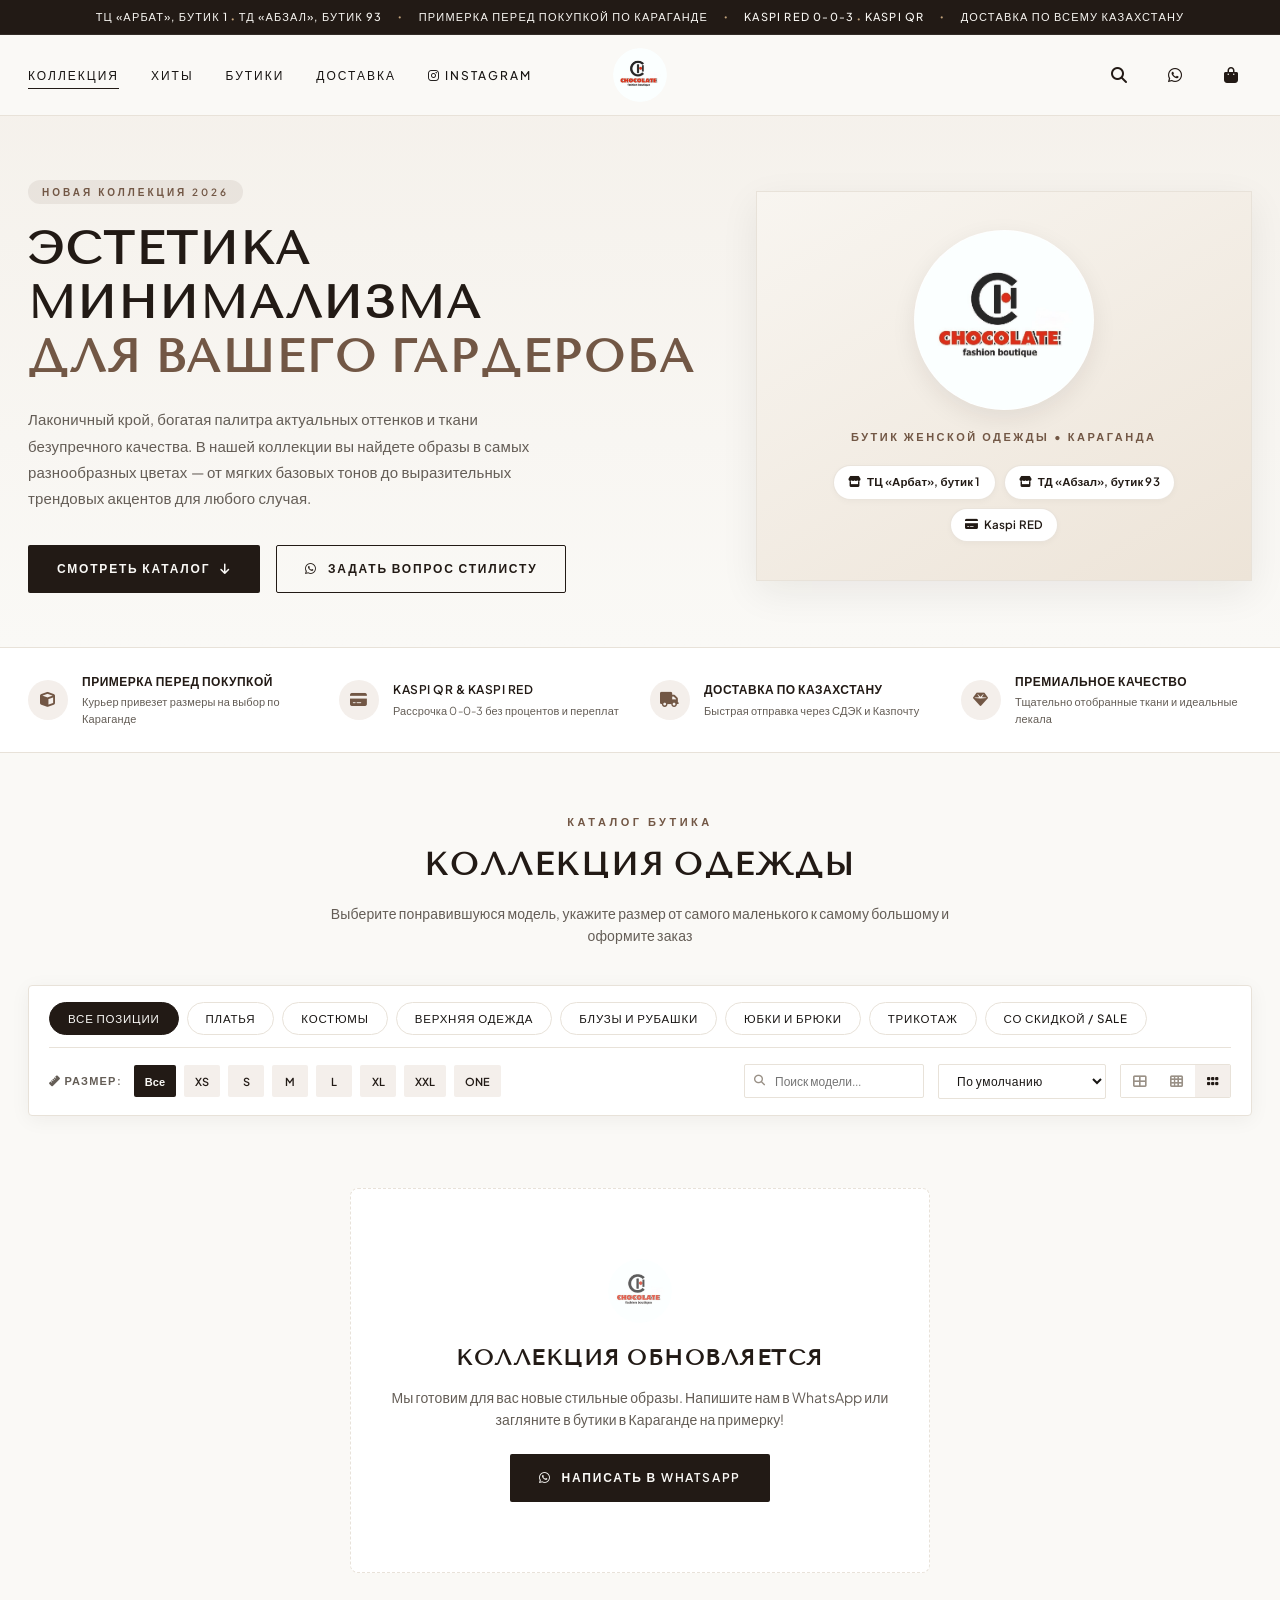
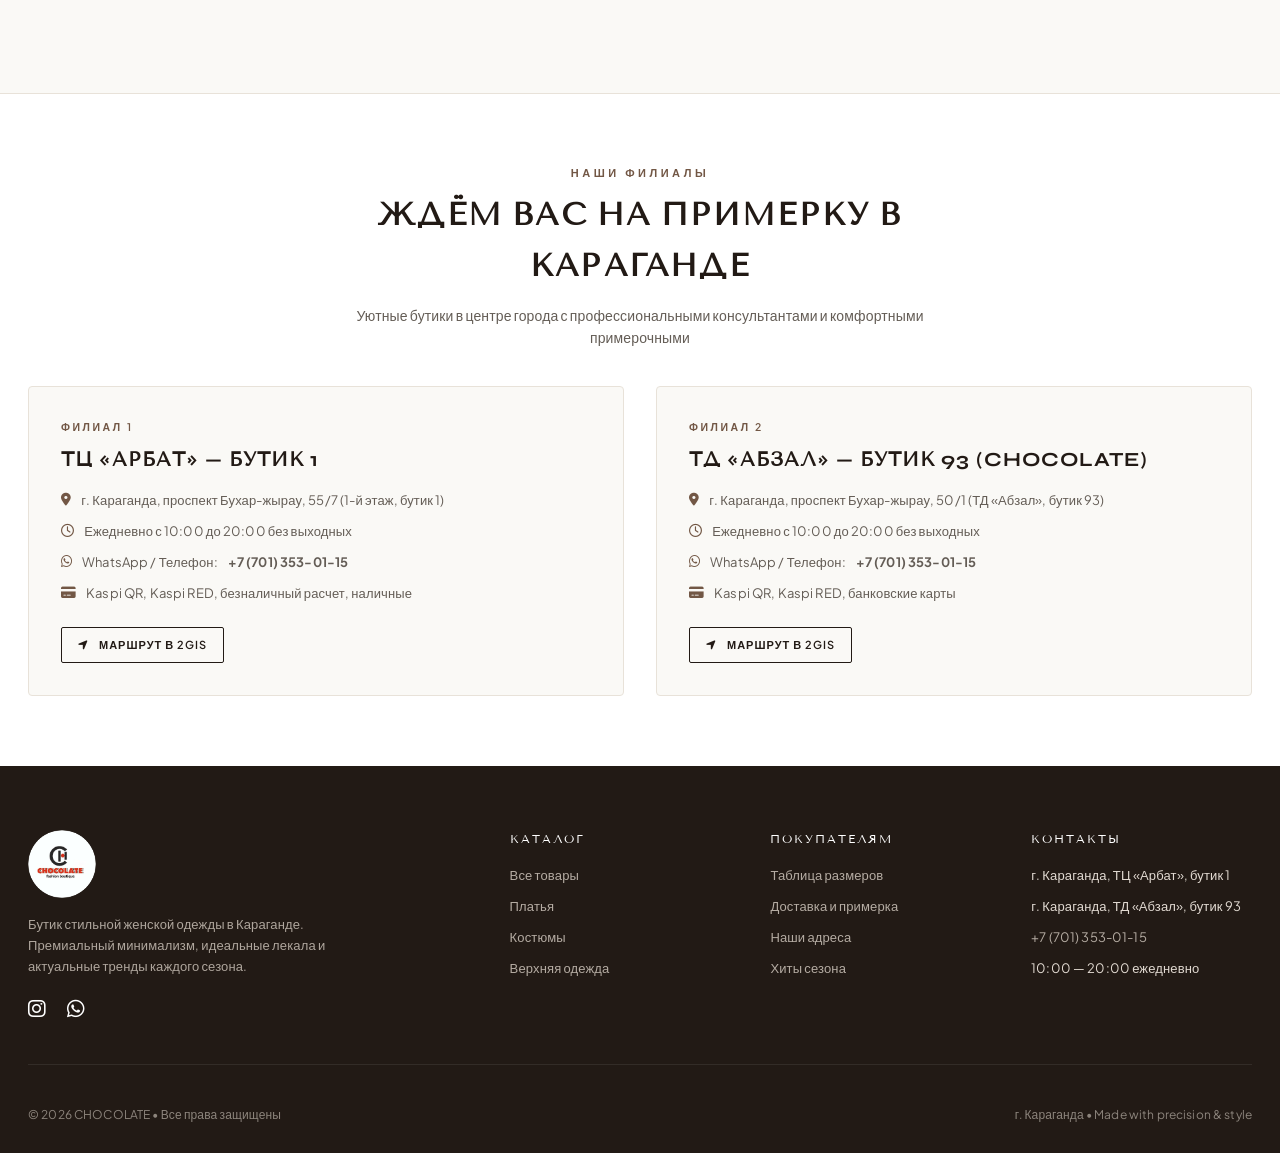
<file: index.html>
<!DOCTYPE html>
<html lang="ru">
<head>
    <meta charset="UTF-8">
    <meta name="viewport" content="width=device-width, initial-scale=1.0, maximum-scale=1.0, user-scalable=no, viewport-fit=cover">
    <title>CHOCOLATE — Бутик женской одежды | Караганда</title>
    <meta name="description" content="Бутик женской одежды CHOCOLATE в Караганде: ТЦ «Арбат» (бутик 1) и ТД «Абзал» (бутик 93). Лаконичный крой, богатая палитра цветов, примерка по Караганде, Kaspi RED и Kaspi QR.">

    <!-- Favicon & PWA App Icons -->
    <link rel="icon" type="image/svg+xml" href="images/favicon.svg">
    <link rel="apple-touch-icon" href="images/apple-touch-icon.png">
    <link rel="apple-touch-icon" sizes="180x180" href="images/apple-touch-icon.png">
    <link rel="apple-touch-icon" sizes="192x192" href="images/icon-192.png">
    
    <!-- PWA Web App Manifest -->
    <link rel="manifest" href="manifest.json">
    <meta name="theme-color" content="#221A15">
    <meta name="apple-mobile-web-app-capable" content="yes">
    <meta name="apple-mobile-web-app-status-bar-style" content="black-translucent">
    <meta name="apple-mobile-web-app-title" content="CHOCOLATE">

    <!-- Google Fonts: Syne (Sleek Geometric Fashion), Tenor Sans & Plus Jakarta Sans -->
    <link rel="preconnect" href="https://fonts.googleapis.com">
    <link rel="preconnect" href="https://fonts.gstatic.com" crossorigin>
    <link href="https://fonts.googleapis.com/css2?family=Plus+Jakarta+Sans:wght@300;400;500;600;700&family=Syne:wght@500;600;700;800&family=Tenor+Sans&display=swap" rel="stylesheet">

    <!-- Font Awesome Icons -->
    <link rel="stylesheet" href="https://cdnjs.cloudflare.com/ajax/libs/font-awesome/6.5.0/css/all.min.css">

    <!-- Stylesheet -->
    <link rel="stylesheet" href="css/style.css">
</head>
<body>

    <!-- ═══════════════ TOP ANNOUNCEMENT BAR ═══════════════ -->
    <div class="topbar">
        <div class="topbar-ticker">
            <span>ТЦ «Арбат», бутик 1 <span class="dot">•</span> ТД «Абзал», бутик 93</span>
            <span class="dot">•</span>
            <span>Примерка перед покупкой по Караганде</span>
            <span class="dot">•</span>
            <span>Kaspi RED 0-0-3 <span class="dot">•</span> Kaspi QR</span>
            <span class="dot">•</span>
            <span>Доставка по всему Казахстану</span>
        </div>
    </div>

    <!-- ═══════════════ HEADER ═══════════════ -->
    <header class="header">
        <div class="container header-inner">
            <!-- Mobile Menu Toggle Button -->
            <button type="button" class="mobile-menu-toggle" onclick="window.cwToggleMobileMenu(true)" aria-label="Открыть меню">
                <i class="fas fa-bars"></i>
            </button>

            <!-- Navigation Left (Desktop) -->
            <nav class="header-nav">
                <ul class="nav-links">
                    <li><a href="#catalog" class="active">Коллекция</a></li>
                    <li><a href="#featuredSection">Хиты</a></li>
                    <li><a href="#boutiques">Бутики</a></li>
                    <li><a href="#delivery">Доставка</a></li>
                    <li><a href="https://www.instagram.com/chocolate_white_krg/" target="_blank" rel="noopener"><i class="fab fa-instagram"></i> Instagram</a></li>
                </ul>
            </nav>

            <!-- Center Brand Logo with Vector SVG -->
            <a href="index.html" class="brand-logo" aria-label="CHOCOLATE Главная">
                <img src="images/logo.svg" alt="CHOCOLATE — Бутик женской одежды" class="brand-logo-img">
            </a>

            <!-- Right Actions -->
            <div class="header-actions">
                <button type="button" class="header-action-btn" onclick="window.cwFocusSearch()" title="Поиск по каталогу" aria-label="Поиск">
                    <i class="fas fa-search"></i>
                </button>
                <a href="https://wa.me/77013530115" target="_blank" rel="noopener" class="header-action-btn" title="Написать в WhatsApp: +7 701 353 01 15" aria-label="WhatsApp">
                    <i class="fab fa-whatsapp"></i>
                </a>
                <button type="button" class="header-action-btn" onclick="window.cwOpenCart()" title="Корзина" aria-label="Корзина">
                    <i class="fas fa-shopping-bag"></i>
                    <span class="cart-counter" style="display:none;">0</span>
                </button>
            </div>
        </div>
    </header>

    <!-- ═══════════════ MOBILE DRAWER MENU ═══════════════ -->
    <div class="mobile-drawer-backdrop" id="mobileDrawerBackdrop" onclick="window.cwToggleMobileMenu(false)">
        <div class="mobile-drawer" onclick="event.stopPropagation()">
            <div class="mobile-drawer-head">
                <img src="images/logo.svg" alt="CHOCOLATE" class="mobile-drawer-logo">
                <button type="button" class="mobile-drawer-close" onclick="window.cwToggleMobileMenu(false)">
                    <i class="fas fa-times"></i>
                </button>
            </div>

            <ul class="mobile-drawer-links">
                <li><a href="#catalog" onclick="window.cwToggleMobileMenu(false)">Коллекция <i class="fas fa-arrow-right"></i></a></li>
                <li><a href="#featuredSection" onclick="window.cwToggleMobileMenu(false)">Хиты сезона <i class="fas fa-arrow-right"></i></a></li>
                <li><a href="#boutiques" onclick="window.cwToggleMobileMenu(false)">Бутики в Караганде <i class="fas fa-arrow-right"></i></a></li>
                <li><a href="#delivery" onclick="window.cwToggleMobileMenu(false)">Доставка и примерка <i class="fas fa-arrow-right"></i></a></li>
                <li><a href="javascript:void(0)" onclick="window.cwToggleMobileMenu(false); window.cwOpenSizeGuide();">Таблица размеров <i class="fas fa-ruler"></i></a></li>
                <li><a href="javascript:void(0)" onclick="window.cwToggleMobileMenu(false); window.cwPromptPWAInstall();" style="color:var(--brand-mocha);">Установить на телефон <i class="fas fa-mobile-screen"></i></a></li>
            </ul>

            <div class="mobile-drawer-footer">
                <a href="tel:+77013530115" class="mobile-drawer-phone">
                    <i class="fas fa-phone"></i> +7 (701) 353-01-15
                </a>
                <a href="https://wa.me/77013530115" target="_blank" class="btn btn-outline btn-sm">
                    <i class="fab fa-whatsapp"></i> Написать в WhatsApp
                </a>
                <a href="https://www.instagram.com/chocolate_white_krg/" target="_blank" class="btn btn-primary btn-sm">
                    <i class="fab fa-instagram"></i> @chocolate_white_krg
                </a>
            </div>
        </div>
    </div>

    <!-- ═══════════════ HERO BANNER (LACONIC QUIET LUXURY) ═══════════════ -->
    <section class="hero">
        <div class="container">
            <div class="hero-grid">
                <div class="hero-text-col">
                    <div class="hero-badge-row">
                        <span class="hero-tag">Новая коллекция 2026</span>
                    </div>
                    <h1 class="hero-title">
                        Эстетика минимализма<br>
                        <em>для вашего гардероба</em>
                    </h1>
                    <p class="hero-desc">
                        Лаконичный крой, богатая палитра актуальных оттенков и ткани безупречного качества. В нашей коллекции вы найдете образы в самых разнообразных цветах — от мягких базовых тонов до выразительных трендовых акцентов для любого случая.
                    </p>
                    <div class="hero-buttons">
                        <a href="#catalog" class="btn btn-primary">
                            Смотреть каталог <i class="fas fa-arrow-down"></i>
                        </a>
                        <a href="https://wa.me/77013530115" target="_blank" rel="noopener" class="btn btn-outline">
                            <i class="fab fa-whatsapp"></i> Задать вопрос стилисту
                        </a>
                    </div>
                </div>

                <div class="hero-banner-visual">
                    <div class="hero-banner-content">
                        <img src="images/logo.svg" alt="CHOCOLATE" class="hero-center-logo">
                        <div class="hero-banner-sub">Бутик женской одежды • Караганда</div>
                        <div class="hero-boutique-badges">
                            <div class="boutique-badge"><i class="fas fa-store"></i> ТЦ «Арбат», бутик 1</div>
                            <div class="boutique-badge"><i class="fas fa-store"></i> ТД «Абзал», бутик 93</div>
                            <div class="boutique-badge"><i class="fas fa-credit-card"></i> Kaspi RED</div>
                        </div>
                    </div>
                </div>
            </div>
        </div>
    </section>

    <!-- ═══════════════ PERKS BAR ═══════════════ -->
    <div class="perks-bar" id="delivery">
        <div class="container">
            <div class="perks-grid">
                <div class="perk-item">
                    <div class="perk-icon"><i class="fas fa-cube"></i></div>
                    <div class="perk-info">
                        <h4>Примерка перед покупкой</h4>
                        <p>Курьер привезет размеры на выбор по Караганде</p>
                    </div>
                </div>
                <div class="perk-item">
                    <div class="perk-icon"><i class="fas fa-credit-card"></i></div>
                    <div class="perk-info">
                        <h4>Kaspi QR & Kaspi RED</h4>
                        <p>Рассрочка 0-0-3 без процентов и переплат</p>
                    </div>
                </div>
                <div class="perk-item">
                    <div class="perk-icon"><i class="fas fa-truck"></i></div>
                    <div class="perk-info">
                        <h4>Доставка по Казахстану</h4>
                        <p>Быстрая отправка через СДЭК и Казпочту</p>
                    </div>
                </div>
                <div class="perk-item">
                    <div class="perk-icon"><i class="fas fa-gem"></i></div>
                    <div class="perk-info">
                        <h4>Премиальное качество</h4>
                        <p>Тщательно отобранные ткани и идеальные лекала</p>
                    </div>
                </div>
            </div>
        </div>
    </div>

    <!-- ═══════════════ FEATURED ON HOME SECTION ═══════════════ -->
    <section class="catalog-section" id="featuredSection" style="display:none; background:#fff; border-bottom:1px solid var(--brand-border);">
        <div class="container">
            <div class="section-head">
                <span class="section-subtitle">Избранное бутика</span>
                <h2 class="section-title">Хиты на главном экране</h2>
                <p class="section-desc">Самые востребованные позиции сезона, отобранные нашими стилистами</p>
            </div>
            <div class="products-grid" id="featuredGrid">
                <!-- Dynamically rendered -->
            </div>
        </div>
    </section>

    <!-- ═══════════════ MAIN CATALOG SECTION ═══════════════ -->
    <section class="catalog-section" id="catalog">
        <div class="container">
            <div class="section-head">
                <span class="section-subtitle">Каталог бутика</span>
                <h2 class="section-title">Коллекция одежды</h2>
                <p class="section-desc">Выберите понравившуюся модель, укажите размер от самого маленького к самому большому и оформите заказ</p>
            </div>

            <!-- Toolbar & Filters -->
            <div class="catalog-toolbar">
                <!-- Category Tabs -->
                <div class="toolbar-categories">
                    <button type="button" class="category-pill active" data-category="all">Все позиции</button>
                    <button type="button" class="category-pill" data-category="Платья">Платья</button>
                    <button type="button" class="category-pill" data-category="Костюмы">Костюмы</button>
                    <button type="button" class="category-pill" data-category="Верхняя одежда">Верхняя одежда</button>
                    <button type="button" class="category-pill" data-category="Блузы и рубашки">Блузы и рубашки</button>
                    <button type="button" class="category-pill" data-category="Юбки и брюки">Юбки и брюки</button>
                    <button type="button" class="category-pill" data-category="Трикотаж">Трикотаж</button>
                    <button type="button" class="category-pill" data-category="sale">Со скидкой / SALE</button>
                </div>

                <!-- Subfilters: Sizes, Sort, Grid Switcher -->
                <div class="toolbar-subfilters">
                    <div class="sizes-filter-group">
                        <span class="filter-label"><i class="fas fa-ruler"></i> Размер:</span>
                        <button type="button" class="size-pill-btn active" data-size="all">Все</button>
                        <button type="button" class="size-pill-btn" data-size="xs">XS</button>
                        <button type="button" class="size-pill-btn" data-size="s">S</button>
                        <button type="button" class="size-pill-btn" data-size="m">M</button>
                        <button type="button" class="size-pill-btn" data-size="l">L</button>
                        <button type="button" class="size-pill-btn" data-size="xl">XL</button>
                        <button type="button" class="size-pill-btn" data-size="xxl">XXL</button>
                        <button type="button" class="size-pill-btn" data-size="one">ONE</button>
                    </div>

                    <div class="toolbar-right-controls">
                        <!-- Search Box in Toolbar -->
                        <div style="position:relative; width: 180px;">
                            <input type="text" id="catalogSearchInput" class="form-control" placeholder="Поиск модели..." style="padding: 7px 12px 7px 30px; font-size:12px; height: 34px;">
                            <i class="fas fa-search" style="position:absolute; left:10px; top:11px; font-size:11px; color:var(--text-muted);"></i>
                        </div>

                        <select class="sort-select" id="catalogSort" aria-label="Сортировка товаров">
                            <option value="default">По умолчанию</option>
                            <option value="price-asc">Сначала дешевле</option>
                            <option value="price-desc">Сначала дороже</option>
                            <option value="sale">Сначала со скидкой</option>
                        </select>

                        <div class="grid-toggle">
                            <button type="button" class="grid-toggle-btn" id="gridBtn2" title="2 колонки" aria-label="2 колонки">
                                <i class="fas fa-th-large"></i>
                            </button>
                            <button type="button" class="grid-toggle-btn" id="gridBtn3" title="3 колонки" aria-label="3 колонки">
                                <i class="fas fa-th"></i>
                            </button>
                            <button type="button" class="grid-toggle-btn active" id="gridBtn4" title="4 колонки" aria-label="4 колонки">
                                <i class="fas fa-grip-horizontal"></i>
                            </button>
                        </div>
                    </div>
                </div>
            </div>

            <!-- Products Grid Container -->
            <div class="products-grid" id="productsGrid">
                <!-- Dynamically rendered by app.js -->
            </div>

            <!-- Empty State (Clean Minimalism) -->
            <div class="catalog-empty-state" id="catalogEmptyState" style="display:none;">
                <div class="empty-icon">
                    <img src="images/logo-icon.svg" alt="CHOCOLATE">
                </div>
                <h3>Коллекция обновляется</h3>
                <p>Мы готовим для вас новые стильные образы. Напишите нам в WhatsApp или загляните в бутики в Караганде на примерку!</p>
                <a href="https://wa.me/77013530115" target="_blank" rel="noopener" class="btn btn-primary">
                    <i class="fab fa-whatsapp"></i> Написать в WhatsApp
                </a>
            </div>
        </div>
    </section>

    <!-- ═══════════════ BOUTIQUES SECTION ═══════════════ -->
    <section class="boutiques-section" id="boutiques">
        <div class="container">
            <div class="section-head">
                <span class="section-subtitle">Наши филиалы</span>
                <h2 class="section-title">Ждём вас на примерку в Караганде</h2>
                <p class="section-desc">Уютные бутики в центре города с профессиональными консультантами и комфортными примерочными</p>
            </div>

            <div class="boutiques-grid">
                <!-- Boutique 1 -->
                <div class="boutique-card">
                    <span class="boutique-card-tag">Филиал 1</span>
                    <h3>ТЦ «Арбат» — бутик 1</h3>
                    <ul class="boutique-info-list">
                        <li><i class="fas fa-map-marker-alt"></i> г. Караганда, проспект Бухар-жырау, 55/7 (1-й этаж, бутик 1)</li>
                        <li><i class="far fa-clock"></i> Ежедневно с 10:00 до 20:00 без выходных</li>
                        <li><i class="fab fa-whatsapp"></i> WhatsApp / Телефон: <strong>+7 (701) 353-01-15</strong></li>
                        <li><i class="fas fa-credit-card"></i> Kaspi QR, Kaspi RED, безналичный расчет, наличные</li>
                    </ul>
                    <a href="https://2gis.kz/karaganda/search/%D0%90%D1%80%D0%B1%D0%B0%D1%82%20%D0%91%D1%83%D1%85%D0%B0%D1%80-%D0%B6%D1%8B%D1%80%D0%B0%D1%83%2055%2F7" target="_blank" rel="noopener" class="btn btn-outline btn-sm">
                        <i class="fas fa-location-arrow"></i> Маршрут в 2GIS
                    </a>
                </div>

                <!-- Boutique 2 -->
                <div class="boutique-card">
                    <span class="boutique-card-tag">Филиал 2</span>
                    <h3>ТД «Абзал» — бутик 93 (CHOCOLATE)</h3>
                    <ul class="boutique-info-list">
                        <li><i class="fas fa-map-marker-alt"></i> г. Караганда, проспект Бухар-жырау, 50/1 (ТД «Абзал», бутик 93)</li>
                        <li><i class="far fa-clock"></i> Ежедневно с 10:00 до 20:00 без выходных</li>
                        <li><i class="fab fa-whatsapp"></i> WhatsApp / Телефон: <strong>+7 (701) 353-01-15</strong></li>
                        <li><i class="fas fa-credit-card"></i> Kaspi QR, Kaspi RED, банковские карты</li>
                    </ul>
                    <a href="https://2gis.kz/karaganda/search/%D0%A2%D0%94%20%D0%90%D0%B1%D0%B7%D0%B0%D0%BB" target="_blank" rel="noopener" class="btn btn-outline btn-sm">
                        <i class="fas fa-location-arrow"></i> Маршрут в 2GIS
                    </a>
                </div>
            </div>
        </div>
    </section>

    <!-- ═══════════════ FOOTER ═══════════════ -->
    <footer class="footer">
        <div class="container">
            <div class="footer-grid">
                <div class="footer-brand">
                    <img src="images/logo-white.svg" alt="CHOCOLATE" class="footer-logo">
                    <p>Бутик стильной женской одежды в Караганде. Премиальный минимализм, идеальные лекала и актуальные тренды каждого сезона.</p>
                    <div style="margin-top: 16px;">
                        <a href="https://www.instagram.com/chocolate_white_krg/" target="_blank" rel="noopener" style="color: #fff; font-size: 20px; margin-right: 18px;" aria-label="Instagram">
                            <i class="fab fa-instagram"></i>
                        </a>
                        <a href="https://wa.me/77013530115" target="_blank" rel="noopener" style="color: #fff; font-size: 20px;" aria-label="WhatsApp">
                            <i class="fab fa-whatsapp"></i>
                        </a>
                    </div>
                </div>

                <div class="footer-col">
                    <h4>Каталог</h4>
                    <ul class="footer-links">
                        <li><a href="#catalog">Все товары</a></li>
                        <li><a href="#catalog">Платья</a></li>
                        <li><a href="#catalog">Костюмы</a></li>
                        <li><a href="#catalog">Верхняя одежда</a></li>
                    </ul>
                </div>

                <div class="footer-col">
                    <h4>Покупателям</h4>
                    <ul class="footer-links">
                        <li><a href="javascript:void(0)" onclick="window.cwOpenSizeGuide()">Таблица размеров</a></li>
                        <li><a href="#delivery">Доставка и примерка</a></li>
                        <li><a href="#boutiques">Наши адреса</a></li>
                        <li><a href="#featuredSection">Хиты сезона</a></li>
                    </ul>
                </div>

                <div class="footer-col">
                    <h4>Контакты</h4>
                    <ul class="footer-links">
                        <li><span>г. Караганда, ТЦ «Арбат», бутик 1</span></li>
                        <li><span>г. Караганда, ТД «Абзал», бутик 93</span></li>
                        <li><a href="tel:+77013530115">+7 (701) 353-01-15</a></li>
                        <li><span>10:00 — 20:00 ежедневно</span></li>
                    </ul>
                </div>
            </div>

            <div class="footer-bottom">
                <p>&copy; 2026 CHOCOLATE • Все права защищены</p>
                <p>г. Караганда • Made with precision & style</p>
            </div>
        </div>
    </footer>

    <!-- ═══════════════ MOBILE STICKY BOTTOM ACTION BAR ═══════════════ -->
    <div class="mobile-bottom-bar">
        <div class="mobile-bottom-bar-inner">
            <button type="button" class="mobile-bottom-btn" onclick="window.location.href='#catalog'">
                <i class="fas fa-th-large"></i>
                <span>Каталог</span>
            </button>
            <button type="button" class="mobile-bottom-btn" onclick="window.cwFocusSearch()">
                <i class="fas fa-search"></i>
                <span>Поиск</span>
            </button>
            <button type="button" class="mobile-bottom-btn" onclick="window.cwOpenCart()">
                <i class="fas fa-shopping-bag"></i>
                <span>Корзина</span>
                <span class="mobile-bottom-counter cart-counter" style="display:none;">0</span>
            </button>
            <a href="https://wa.me/77013530115" target="_blank" rel="noopener" class="mobile-bottom-btn">
                <i class="fab fa-whatsapp" style="color:#25D366;"></i>
                <span>WhatsApp</span>
            </a>
        </div>
    </div>

    <!-- ═══════════════ PRODUCT MODAL (SIZE SELECTION: SMALLEST TO LARGEST) ═══════════════ -->
    <div class="modal-backdrop" id="productModal">
        <div class="product-modal-dialog">
            <button type="button" class="modal-close-btn" onclick="window.cwCloseProductModal()" aria-label="Закрыть">
                <i class="fas fa-times"></i>
            </button>

            <div class="modal-product-content">
                <!-- Media Column -->
                <div class="modal-media-col" id="modalProductMedia">
                    <!-- Photo preview -->
                </div>

                <!-- Details & Size Choice Column -->
                <div class="modal-details-col">
                    <span class="modal-category" id="modalProductCategory">Одежда CHOCOLATE</span>
                    <h2 class="modal-title" id="modalProductTitle">Название товара</h2>

                    <!-- Price Row -->
                    <div class="modal-price-row">
                        <span class="modal-price-current" id="modalPriceCurrent">0 ₸</span>
                        <span class="modal-price-old" id="modalPriceOld" style="display:none;">0 ₸</span>
                        <span class="modal-discount-tag" id="modalDiscountTag" style="display:none;">СКИДКА</span>
                    </div>

                    <!-- Size Picker Grid (Strictly Ordered from Smallest to Largest) -->
                    <div class="size-picker-section">
                        <div class="size-picker-header">
                            <span class="size-picker-title"><i class="fas fa-ruler-combined"></i> Выберите размер одежды:</span>
                            <button type="button" class="size-guide-link" onclick="window.cwOpenSizeGuide()">
                                Таблица размеров
                            </button>
                        </div>

                        <!-- XS -> S -> M -> L -> XL -> XXL -> ONE SIZE -->
                        <div class="size-picker-grid" id="modalSizePickerGrid">
                            <!-- Populated dynamically with exact remaining quantities -->
                        </div>

                        <div class="size-status-msg" id="modalSizeStatusMsg">
                            <!-- Status message -->
                        </div>
                    </div>

                    <!-- Quantity & Action Buttons -->
                    <div class="modal-actions-row">
                        <div class="qty-control">
                            <button type="button" class="qty-btn" onclick="window.cwChangeModalQty(-1)"><i class="fas fa-minus"></i></button>
                            <input type="text" class="qty-input" id="modalQtyInput" value="1" readonly>
                            <button type="button" class="qty-btn" onclick="window.cwChangeModalQty(1)"><i class="fas fa-plus"></i></button>
                        </div>
                        <button type="button" class="btn btn-primary" style="flex:1;" onclick="window.cwAddToCartFromModal()">
                            <i class="fas fa-shopping-bag"></i> В корзину
                        </button>
                    </div>

                    <!-- Direct WhatsApp Buy Button -->
                    <button type="button" class="btn btn-outline btn-block" style="margin-bottom:16px;" onclick="window.cwOrderWhatsAppDirect()">
                        <i class="fab fa-whatsapp" style="color:#25D366; font-size:16px;"></i> Заказать сразу в WhatsApp
                    </button>

                    <!-- Description & Details -->
                    <div class="modal-desc-section">
                        <h5>О модели</h5>
                        <p id="modalProductDesc">Премиальный материал, идеальный крой. Подходит как для делового гардероба, так и для вечерних выходов.</p>
                    </div>
                </div>
            </div>
        </div>
    </div>

    <!-- ═══════════════ CART DRAWER ═══════════════ -->
    <div class="cart-backdrop" id="cartBackdrop">
        <aside class="cart-drawer">
            <div class="cart-head">
                <h3><i class="fas fa-shopping-bag"></i> Корзина</h3>
                <button type="button" class="cart-close-btn" onclick="window.cwCloseCart()">
                    <i class="fas fa-times"></i>
                </button>
            </div>

            <div class="cart-body">
                <div class="cart-empty-message" id="cartEmptyMessage">
                    <img src="images/logo-icon.svg" alt="">
                    <p>Ваша корзина пуста</p>
                    <button type="button" class="btn btn-outline btn-sm" style="margin-top:14px;" onclick="window.cwCloseCart()">
                        Перейти к покупкам
                    </button>
                </div>

                <div class="cart-items-list" id="cartItemsList">
                    <!-- Cart items rendered here -->
                </div>
            </div>

            <div class="cart-foot" id="cartFoot" style="display:none;">
                <div class="cart-subtotal-row">
                    <span>Итого к оплате:</span>
                    <span class="cart-total-amount" id="cartTotalAmount">0 ₸</span>
                </div>
                <div class="cart-actions">
                    <button type="button" class="btn btn-primary btn-block" onclick="window.cwOpenCheckout()">
                        Оформить заказ <i class="fas fa-arrow-right"></i>
                    </button>
                </div>
            </div>
        </aside>
    </div>

    <!-- ═══════════════ CHECKOUT MODAL ═══════════════ -->
    <div class="modal-backdrop" id="checkoutModal">
        <div class="product-modal-dialog checkout-dialog">
            <button type="button" class="modal-close-btn" onclick="window.cwCloseCheckout()">
                <i class="fas fa-times"></i>
            </button>

            <h3 style="font-family: var(--font-heading); font-size: 20px; text-transform: uppercase; letter-spacing: 1px; color: var(--brand-dark); margin-bottom: 6px;">
                Оформление заказа
            </h3>
            <p style="font-size: 13px; color: var(--text-secondary); margin-bottom: 20px;">
                Заказ будет мгновенно передан стилисту бутика в WhatsApp
            </p>

            <form onsubmit="window.cwSubmitOrder(event)">
                <div class="form-group">
                    <label for="orderCustomerName">Ваше имя *</label>
                    <input type="text" id="orderCustomerName" class="form-control" required placeholder="Например: Анель">
                </div>

                <div class="form-group">
                    <label for="orderCustomerPhone">Номер телефона / WhatsApp *</label>
                    <input type="tel" id="orderCustomerPhone" class="form-control" required placeholder="+7 (701) 000-00-00">
                </div>

                <div class="form-group">
                    <label for="orderDeliveryType">Способ получения *</label>
                    <select id="orderDeliveryType" class="form-control">
                        <option value="Самовывоз: ТЦ «Арбат» (бутик 1)">Самовывоз — ТЦ «Арбат», бутик 1 (пр. Бухар-жырау 55/7)</option>
                        <option value="Самовывоз: ТД «Абзал» (бутик 93)">Самовывоз — ТД «Абзал», бутик 93 (CHOCOLATE)</option>
                        <option value="Курьерская доставка по Караганде (с примеркой)">Курьерская доставка по Караганде (с примеркой)</option>
                        <option value="Доставка по Казахстану (СДЭК / Казпочта)">Доставка по Казахстану (СДЭК / Казпочта)</option>
                    </select>
                </div>

                <div class="form-group">
                    <label for="orderAddress">Адрес доставки (если требуется)</label>
                    <input type="text" id="orderAddress" class="form-control" placeholder="г. Караганда, улица, дом, кв.">
                </div>

                <div class="form-group">
                    <label for="orderPaymentType">Способ оплаты *</label>
                    <select id="orderPaymentType" class="form-control">
                        <option value="Kaspi QR">Kaspi QR</option>
                        <option value="Kaspi RED (рассрочка 0-0-3)">Kaspi RED (рассрочка 0-0-3)</option>
                        <option value="Банковской картой при получении">Банковской картой при получении</option>
                        <option value="Наличными в бутике / курьеру">Наличными в бутике / курьеру</option>
                    </select>
                </div>

                <div class="form-group">
                    <label for="orderComment">Комментарий или пожелания к примерке</label>
                    <input type="text" id="orderComment" class="form-control" placeholder="Например: захватить также смежный размер">
                </div>

                <button type="submit" class="btn btn-primary btn-block" style="margin-top:12px;">
                    <i class="fab fa-whatsapp"></i> Подтвердить и отправить заказ
                </button>
            </form>
        </div>
    </div>

    <!-- ═══════════════ SIZE GUIDE MODAL ═══════════════ -->
    <div class="modal-backdrop" id="sizeGuideModal">
        <div class="product-modal-dialog" style="max-width: 620px; padding: 32px;">
            <button type="button" class="modal-close-btn" onclick="window.cwCloseSizeGuide()">
                <i class="fas fa-times"></i>
            </button>

            <h3 style="font-family: var(--font-heading); font-size: 22px; text-transform: uppercase; letter-spacing: 1px; color: var(--brand-dark); margin-bottom: 8px;">
                Таблица размеров женской одежды
            </h3>
            <p style="font-size: 13px; color: var(--text-secondary); margin-bottom: 16px;">
                Размеры в каталоге упорядочены от самого маленького к самому большому:
            </p>

            <table class="size-table">
                <thead>
                    <tr>
                        <th>Размер</th>
                        <th>Россия (RU)</th>
                        <th>Обхват груди (см)</th>
                        <th>Обхват талии (см)</th>
                        <th>Обхват бёдер (см)</th>
                    </tr>
                </thead>
                <tbody>
                    <tr>
                        <td><strong>XS</strong></td>
                        <td>40</td>
                        <td>80 — 84</td>
                        <td>60 — 64</td>
                        <td>86 — 90</td>
                    </tr>
                    <tr>
                        <td><strong>S</strong></td>
                        <td>42</td>
                        <td>84 — 88</td>
                        <td>64 — 68</td>
                        <td>90 — 94</td>
                    </tr>
                    <tr>
                        <td><strong>M</strong></td>
                        <td>44</td>
                        <td>88 — 92</td>
                        <td>68 — 72</td>
                        <td>94 — 98</td>
                    </tr>
                    <tr>
                        <td><strong>L</strong></td>
                        <td>46</td>
                        <td>92 — 96</td>
                        <td>72 — 76</td>
                        <td>98 — 102</td>
                    </tr>
                    <tr>
                        <td><strong>XL</strong></td>
                        <td>48</td>
                        <td>96 — 100</td>
                        <td>76 — 80</td>
                        <td>102 — 106</td>
                    </tr>
                    <tr>
                        <td><strong>XXL</strong></td>
                        <td>50</td>
                        <td>100 — 104</td>
                        <td>80 — 84</td>
                        <td>106 — 110</td>
                    </tr>
                    <tr>
                        <td><strong>ONE SIZE</strong></td>
                        <td>Универсальный</td>
                        <td>84 — 98</td>
                        <td>64 — 78</td>
                        <td>90 — 104</td>
                    </tr>
                </tbody>
            </table>

            <div style="margin-top: 18px; font-size: 12px; color: var(--text-secondary); line-height: 1.5;">
                <i class="fas fa-info-circle" style="color:var(--brand-mocha);"></i> Сомневаетесь с выбором размера? Напишите нашему консультанту в WhatsApp — мы снимем точные замеры сантиметровой лентой в бутике перед отправкой!
            </div>
        </div>
    </div>

    <!-- ═══════════════ PWA ADD TO HOME SCREEN BANNER ═══════════════ -->
    <div class="pwa-banner" id="pwaBanner">
        <img src="images/icon-192.png" alt="CHOCOLATE" class="pwa-icon">
        <div class="pwa-text">
            <h4>CHOCOLATE</h4>
            <p>Добавьте бутик на главный экран телефона для быстрого доступа</p>
        </div>
        <div class="pwa-actions">
            <button type="button" class="pwa-install-btn" id="pwaInstallBtn" onclick="window.cwInstallPWA()">
                Добавить
            </button>
            <button type="button" class="pwa-close-btn" onclick="window.cwDismissPWABanner()" aria-label="Закрыть">
                <i class="fas fa-times"></i>
            </button>
        </div>
    </div>

    <!-- ═══════════════ IOS SAFARI PWA MODAL GUIDE ═══════════════ -->
    <div class="modal-backdrop" id="iosPwaModal">
        <div class="product-modal-dialog" style="max-width: 480px; padding: 30px;">
            <button type="button" class="modal-close-btn" onclick="window.cwCloseIosModal()" aria-label="Закрыть">
                <i class="fas fa-times"></i>
            </button>

            <div style="text-align: center; margin-bottom: 20px;">
                <img src="images/icon-192.png" alt="" style="width: 60px; height: 60px; border-radius: 14px; margin: 0 auto 12px; box-shadow: 0 4px 16px rgba(0,0,0,0.15);">
                <h3 style="font-family: var(--font-heading); font-size: 20px; text-transform: uppercase; letter-spacing: 1px; color: var(--brand-dark); margin-bottom: 6px;">
                    Добавить на экран «Домой»
                </h3>
                <p style="font-size: 13px; color: var(--text-secondary);">
                    Установите иконку бутика CHOCOLATE на рабочий стол вашего iPhone:
                </p>
            </div>

            <div class="pwa-ios-guide">
                <div class="pwa-ios-step">
                    <span class="pwa-step-badge">1</span>
                    <span>Нажмите кнопку <strong>«Поделиться»</strong> <i class="fas fa-arrow-up-from-bracket" style="color:var(--brand-dark); margin:0 4px;"></i> в нижней панели Safari</span>
                </div>
                <div class="pwa-ios-step">
                    <span class="pwa-step-badge">2</span>
                    <span>Прокрутите вниз и выберите <strong>«На экран «Домой»</strong> <i class="far fa-square-plus" style="color:var(--brand-dark); margin:0 4px;"></i></span>
                </div>
                <div class="pwa-ios-step">
                    <span class="pwa-step-badge">3</span>
                    <span>В верхнем правом углу нажмите <strong>«Добавить»</strong></span>
                </div>
            </div>

            <button type="button" class="btn btn-primary btn-block" style="margin-top: 20px;" onclick="window.cwCloseIosModal()">
                Понятно
            </button>
        </div>
    </div>

    <!-- Scripts -->
    <script src="js/app.js"></script>
</body>
</html>
</file>
<file: css/style.css>
/* ===================================================================
   CHOCOLATE — Бутик стильной женской одежды (г. Караганда)
   Laconic Quiet Luxury Fashion Design System
   =================================================================== */

:root {
    /* Color Palette: Warm Alabaster, Obsidian Espresso & Mocha */
    --bg-page: #FAF9F6;
    --bg-surface: #FFFFFF;
    --bg-subtle: #F4EFEB;
    --bg-accent: #EFE8DF;
    
    --text-primary: #181513;
    --text-secondary: #645D56;
    --text-muted: #999086;
    
    --brand-dark: #221A15;
    --brand-chocolate: #4C372B;
    --brand-mocha: #725745;
    --brand-sand: #C4A47C;
    --brand-border: #E8E2D9;
    --brand-border-subtle: rgba(34, 26, 21, 0.08);

    --accent-red: #A83636;
    --accent-green: #2E7D32;

    /* Refined Aesthetic Typography: Syne (Sleek Geometric Wide Stance) & Plus Jakarta Sans */
    --font-heading: 'Syne', 'Tenor Sans', -apple-system, BlinkMacSystemFont, sans-serif;
    --font-sans: 'Plus Jakarta Sans', 'Inter', -apple-system, BlinkMacSystemFont, sans-serif;

    /* Transitions & Shadows */
    --transition: all 0.24s cubic-bezier(0.16, 1, 0.3, 1);
    --shadow-soft: 0 4px 20px rgba(34, 26, 21, 0.05);
    --shadow-hover: 0 12px 32px rgba(34, 26, 21, 0.09);
    --shadow-modal: 0 24px 60px rgba(24, 21, 19, 0.16);

    /* Radii */
    --radius-xs: 2px;
    --radius-sm: 4px;
    --radius-md: 8px;
    --radius-pill: 999px;
}

* {
    box-sizing: border-box;
    margin: 0;
    padding: 0;
}

html {
    scroll-behavior: smooth;
    -webkit-text-size-adjust: 100%;
}

body {
    background-color: var(--bg-page);
    color: var(--text-primary);
    font-family: var(--font-sans);
    font-size: 14px;
    line-height: 1.6;
    letter-spacing: 0.01em;
    -webkit-font-smoothing: antialiased;
    -moz-osx-font-smoothing: grayscale;
    overflow-x: hidden;
    padding-bottom: 0;
}

/* Safe area for mobile devices */
@supports (padding-bottom: env(safe-area-inset-bottom)) {
    body {
        padding-bottom: env(safe-area-inset-bottom);
    }
}

img {
    max-width: 100%;
    height: auto;
    display: block;
}

a {
    color: inherit;
    text-decoration: none;
    transition: var(--transition);
}

button, input, select, textarea {
    font-family: inherit;
}

.container {
    width: 100%;
    max-width: 1360px;
    margin: 0 auto;
    padding: 0 28px;
}

@media (max-width: 768px) {
    .container {
        padding: 0 18px;
    }
}

/* ────────────── TOP ANNOUNCEMENT BAR ────────────── */
.topbar {
    background-color: var(--brand-dark);
    color: #F8F6F2;
    font-size: 11px;
    letter-spacing: 1.2px;
    text-transform: uppercase;
    padding: 8px 20px;
    display: flex;
    justify-content: space-between;
    align-items: center;
    border-bottom: 1px solid rgba(255, 255, 255, 0.08);
}

.topbar-ticker {
    display: flex;
    align-items: center;
    gap: 16px;
    overflow: hidden;
    white-space: nowrap;
    margin: 0 auto;
    font-weight: 500;
}

.topbar-ticker .dot {
    color: var(--brand-sand);
    font-size: 6px;
}

.topbar-admin-link {
    display: inline-flex;
    align-items: center;
    gap: 6px;
    color: #D6CBC1;
    font-size: 11px;
    letter-spacing: 0.8px;
    padding: 2px 10px;
    border-radius: var(--radius-xs);
    background: rgba(255, 255, 255, 0.08);
}

.topbar-admin-link:hover {
    color: #fff;
    background: rgba(255, 255, 255, 0.18);
}

/* ────────────── HEADER ────────────── */
.header {
    background: rgba(250, 249, 246, 0.94);
    backdrop-filter: blur(16px);
    -webkit-backdrop-filter: blur(16px);
    border-bottom: 1px solid var(--brand-border);
    position: sticky;
    top: 0;
    z-index: 1000;
    transition: var(--transition);
}

.header-inner {
    display: flex;
    align-items: center;
    justify-content: space-between;
    height: 80px;
    position: relative;
}

/* Navigation Left */
.header-nav {
    display: flex;
    align-items: center;
    flex: 1;
}

.nav-links {
    display: flex;
    gap: 32px;
    list-style: none;
}

.nav-links a {
    font-size: 12px;
    font-weight: 500;
    letter-spacing: 2px;
    text-transform: uppercase;
    color: var(--text-primary);
    position: relative;
    padding: 8px 0;
}

.nav-links a::after {
    content: '';
    position: absolute;
    bottom: 2px;
    left: 0;
    width: 0;
    height: 1px;
    background: var(--brand-dark);
    transition: var(--transition);
}

.nav-links a:hover::after,
.nav-links a.active::after {
    width: 100%;
}

/* Brand Logo Center */
.brand-logo {
    display: flex;
    align-items: center;
    justify-content: center;
    text-align: center;
}

.brand-logo-img {
    height: 54px;
    width: 54px;
    object-fit: contain;
    border-radius: 50%;
    display: block;
    transition: var(--transition);
}

.brand-logo:hover .brand-logo-img {
    opacity: 0.88;
}

/* Right Header Actions */
.header-actions {
    display: flex;
    align-items: center;
    justify-content: flex-end;
    gap: 14px;
    flex: 1;
}

.header-action-btn {
    background: none;
    border: none;
    color: var(--brand-dark);
    font-size: 16px;
    cursor: pointer;
    position: relative;
    width: 42px;
    height: 42px;
    border-radius: 50%;
    display: flex;
    align-items: center;
    justify-content: center;
    transition: var(--transition);
}

.header-action-btn:hover {
    background: var(--bg-subtle);
    color: var(--brand-mocha);
}

.cart-counter {
    position: absolute;
    top: 4px;
    right: 4px;
    background: var(--brand-dark);
    color: #FAF9F6;
    font-size: 10px;
    font-weight: 700;
    width: 18px;
    height: 18px;
    border-radius: 50%;
    display: flex;
    align-items: center;
    justify-content: center;
    border: 1.5px solid var(--bg-page);
}

/* Mobile Hamburger Toggle */
.mobile-menu-toggle {
    display: none;
    background: none;
    border: none;
    color: var(--brand-dark);
    font-size: 20px;
    cursor: pointer;
    padding: 8px;
    margin-right: 12px;
}

/* ────────────── MOBILE DRAWER MENU ────────────── */
.mobile-drawer-backdrop {
    position: fixed;
    inset: 0;
    background: rgba(24, 21, 19, 0.55);
    backdrop-filter: blur(6px);
    z-index: 3000;
    opacity: 0;
    visibility: hidden;
    transition: var(--transition);
}

.mobile-drawer-backdrop.active {
    opacity: 1;
    visibility: visible;
}

.mobile-drawer {
    position: fixed;
    top: 0;
    left: 0;
    bottom: 0;
    width: 82%;
    max-width: 340px;
    background: #fff;
    z-index: 3100;
    box-shadow: 10px 0 40px rgba(0, 0, 0, 0.15);
    display: flex;
    flex-direction: column;
    transform: translateX(-100%);
    transition: transform 0.32s cubic-bezier(0.16, 1, 0.3, 1);
    padding: 28px 24px;
}

.mobile-drawer-backdrop.active .mobile-drawer {
    transform: translateX(0);
}

.mobile-drawer-head {
    display: flex;
    align-items: center;
    justify-content: space-between;
    padding-bottom: 20px;
    border-bottom: 1px solid var(--brand-border);
    margin-bottom: 24px;
}

.mobile-drawer-logo {
    height: 38px;
    width: auto;
}

.mobile-drawer-close {
    background: none;
    border: none;
    font-size: 20px;
    color: var(--brand-dark);
    cursor: pointer;
}

.mobile-drawer-links {
    list-style: none;
    display: flex;
    flex-direction: column;
    gap: 18px;
}

.mobile-drawer-links a {
    font-family: var(--font-heading);
    font-size: 16px;
    letter-spacing: 2px;
    text-transform: uppercase;
    color: var(--brand-dark);
    display: flex;
    align-items: center;
    justify-content: space-between;
}

.mobile-drawer-footer {
    margin-top: auto;
    padding-top: 24px;
    border-top: 1px solid var(--brand-border);
    display: flex;
    flex-direction: column;
    gap: 12px;
}

.mobile-drawer-phone {
    font-weight: 600;
    font-size: 14px;
    color: var(--brand-dark);
    display: flex;
    align-items: center;
    gap: 8px;
}

/* ────────────── HERO SECTION (LACONIC QUIET LUXURY) ────────────── */
.hero {
    position: relative;
    padding: 64px 0 54px;
    border-bottom: 1px solid var(--brand-border);
    background: linear-gradient(180deg, rgba(239, 232, 223, 0.45) 0%, rgba(250, 249, 246, 0.9) 100%);
}

.hero-grid {
    display: grid;
    grid-template-columns: 1.15fr 0.85fr;
    gap: 56px;
    align-items: center;
}

.hero-badge-row {
    display: flex;
    align-items: center;
    gap: 12px;
    margin-bottom: 18px;
}

.hero-tag {
    display: inline-block;
    font-size: 10px;
    letter-spacing: 3px;
    text-transform: uppercase;
    color: var(--brand-mocha);
    font-weight: 600;
    padding: 4px 14px;
    background: rgba(76, 55, 43, 0.08);
    border-radius: var(--radius-pill);
}

.hero-title {
    font-family: var(--font-heading);
    font-size: 46px;
    line-height: 1.18;
    font-weight: 600;
    color: var(--brand-dark);
    letter-spacing: 2px;
    text-transform: uppercase;
    margin-bottom: 22px;
}

.hero-title em {
    font-style: normal;
    font-weight: 600;
    color: var(--brand-mocha);
}

.hero-desc {
    color: var(--text-secondary);
    font-size: 15px;
    line-height: 1.75;
    margin-bottom: 34px;
    max-width: 520px;
    font-weight: 400;
}

.hero-buttons {
    display: flex;
    gap: 16px;
    flex-wrap: wrap;
}

/* Laconic Minimalist Buttons */
.btn {
    display: inline-flex;
    align-items: center;
    justify-content: center;
    gap: 10px;
    padding: 13px 28px;
    font-size: 12px;
    font-weight: 600;
    letter-spacing: 1.8px;
    text-transform: uppercase;
    border-radius: var(--radius-xs);
    cursor: pointer;
    transition: var(--transition);
    border: 1px solid transparent;
    text-decoration: none;
    white-space: nowrap;
}

.btn-primary {
    background: var(--brand-dark);
    color: #FAF9F6;
}

.btn-primary:hover {
    background: #000;
    transform: translateY(-1px);
    box-shadow: var(--shadow-soft);
}

.btn-outline {
    background: transparent;
    color: var(--brand-dark);
    border-color: var(--brand-dark);
}

.btn-outline:hover {
    background: var(--brand-dark);
    color: #fff;
    transform: translateY(-1px);
}

.btn-sm {
    padding: 8px 16px;
    font-size: 11px;
    letter-spacing: 1px;
}

.btn-block {
    width: 100%;
}

/* Hero Visual Banner */
.hero-banner-visual {
    position: relative;
    border-radius: var(--radius-lg);
    background: linear-gradient(150deg, #F8F5F0 0%, #EDE4D8 100%);
    box-shadow: 0 12px 36px rgba(34, 26, 21, 0.07);
    display: flex;
    align-items: center;
    justify-content: center;
    border: 1px solid var(--brand-border);
    padding: 38px 28px;
    box-sizing: border-box;
    width: 100%;
}

.hero-banner-content {
    text-align: center;
    width: 100%;
    max-width: 420px;
    display: flex;
    flex-direction: column;
    align-items: center;
    justify-content: center;
    gap: 14px;
    margin: 0 auto;
}

.hero-center-logo {
    width: 180px;
    height: 180px;
    max-width: 100%;
    object-fit: contain;
    border-radius: 50%;
    box-shadow: 0 8px 24px rgba(34, 26, 21, 0.08);
    background: #ffffff;
    display: block;
    margin: 0 auto;
    transition: var(--transition);
}

.hero-center-logo:hover {
    transform: scale(1.02);
}

.hero-banner-sub {
    font-size: 11px;
    letter-spacing: 2.5px;
    text-transform: uppercase;
    color: var(--brand-mocha);
    font-weight: 600;
    margin-top: 4px;
    text-align: center;
}

.hero-boutique-badges {
    display: flex;
    gap: 8px;
    justify-content: center;
    flex-wrap: wrap;
    margin-top: 6px;
    width: 100%;
}

.boutique-badge {
    background: #ffffff;
    padding: 7px 14px;
    border-radius: var(--radius-pill);
    font-size: 11.5px;
    font-weight: 600;
    color: var(--brand-dark);
    display: inline-flex;
    align-items: center;
    gap: 6px;
    border: 1px solid rgba(232, 226, 217, 0.9);
    box-shadow: 0 2px 6px rgba(34, 26, 21, 0.03);
    white-space: nowrap;
}

/* ────────────── PERKS BAR ────────────── */
.perks-bar {
    padding: 24px 0;
    border-bottom: 1px solid var(--brand-border);
    background: #fff;
}

.perks-grid {
    display: grid;
    grid-template-columns: repeat(4, 1fr);
    gap: 20px;
}

.perk-item {
    display: flex;
    align-items: center;
    gap: 14px;
}

.perk-icon {
    width: 40px;
    height: 40px;
    border-radius: 50%;
    background: var(--bg-subtle);
    color: var(--brand-mocha);
    display: flex;
    align-items: center;
    justify-content: center;
    font-size: 15px;
    flex-shrink: 0;
}

.perk-info h4 {
    font-size: 12px;
    font-weight: 600;
    letter-spacing: 0.5px;
    text-transform: uppercase;
    color: var(--brand-dark);
    margin-bottom: 2px;
}

.perk-info p {
    font-size: 11px;
    color: var(--text-secondary);
}

/* ────────────── CATALOG SECTION ────────────── */
.catalog-section {
    padding: 60px 0 80px;
}

.section-head {
    text-align: center;
    max-width: 640px;
    margin: 0 auto 38px;
}

.section-subtitle {
    font-size: 11px;
    letter-spacing: 3.5px;
    text-transform: uppercase;
    color: var(--brand-mocha);
    font-weight: 600;
    margin-bottom: 8px;
    display: block;
}

.section-title {
    font-family: var(--font-heading);
    font-size: 32px;
    font-weight: 600;
    text-transform: uppercase;
    letter-spacing: 2.2px;
    color: var(--brand-dark);
    margin-bottom: 12px;
}

.section-desc {
    color: var(--text-secondary);
    font-size: 14px;
    line-height: 1.6;
}

/* ────────────── CATALOG CONTROLS & FILTERS ────────────── */
.catalog-toolbar {
    background: #fff;
    border: 1px solid var(--brand-border);
    border-radius: var(--radius-sm);
    padding: 16px 20px;
    margin-bottom: 32px;
    box-shadow: var(--shadow-soft);
}

.toolbar-categories {
    display: flex;
    gap: 8px;
    overflow-x: auto;
    padding-bottom: 12px;
    border-bottom: 1px solid var(--brand-border);
    margin-bottom: 16px;
    scrollbar-width: thin;
    -webkit-overflow-scrolling: touch;
}

.category-pill {
    background: transparent;
    border: 1px solid var(--brand-border);
    color: var(--text-primary);
    padding: 8px 18px;
    border-radius: var(--radius-pill);
    font-size: 11.5px;
    font-weight: 500;
    letter-spacing: 0.8px;
    text-transform: uppercase;
    cursor: pointer;
    white-space: nowrap;
    transition: var(--transition);
}

.category-pill:hover {
    border-color: var(--brand-dark);
    color: var(--brand-dark);
}

.category-pill.active {
    background: var(--brand-dark);
    color: #FAF9F6;
    border-color: var(--brand-dark);
}

.toolbar-subfilters {
    display: flex;
    justify-content: space-between;
    align-items: center;
    flex-wrap: wrap;
    gap: 16px;
}

.sizes-filter-group {
    display: flex;
    align-items: center;
    gap: 8px;
    flex-wrap: wrap;
}

.filter-label {
    font-size: 11px;
    font-weight: 600;
    text-transform: uppercase;
    letter-spacing: 1.2px;
    color: var(--text-secondary);
    margin-right: 4px;
}

.size-pill-btn {
    background: var(--bg-subtle);
    border: 1px solid transparent;
    color: var(--brand-dark);
    font-size: 11px;
    font-weight: 600;
    min-width: 36px;
    height: 32px;
    padding: 0 10px;
    border-radius: var(--radius-xs);
    cursor: pointer;
    display: inline-flex;
    align-items: center;
    justify-content: center;
    transition: var(--transition);
}

.size-pill-btn:hover {
    border-color: var(--brand-dark);
}

.size-pill-btn.active {
    background: var(--brand-dark);
    color: #FAF9F6;
}

.toolbar-right-controls {
    display: flex;
    align-items: center;
    gap: 14px;
}

.sort-select {
    padding: 8px 14px;
    border: 1px solid var(--brand-border);
    border-radius: var(--radius-xs);
    background: #fff;
    color: var(--text-primary);
    font-size: 12px;
    font-weight: 500;
    letter-spacing: 0.5px;
    outline: none;
    cursor: pointer;
}

.sort-select:focus {
    border-color: var(--brand-dark);
}

.grid-toggle {
    display: flex;
    border: 1px solid var(--brand-border);
    border-radius: var(--radius-xs);
    overflow: hidden;
}

.grid-toggle-btn {
    background: #fff;
    border: none;
    padding: 8px 12px;
    color: var(--text-muted);
    cursor: pointer;
    font-size: 13px;
    transition: var(--transition);
}

.grid-toggle-btn.active {
    background: var(--bg-subtle);
    color: var(--brand-dark);
}

/* ────────────── PRODUCTS GRID ────────────── */
.products-grid {
    display: grid;
    grid-template-columns: repeat(4, 1fr);
    gap: 28px;
    transition: var(--transition);
}

.products-grid.grid-3 {
    grid-template-columns: repeat(3, 1fr);
}

.products-grid.grid-2 {
    grid-template-columns: repeat(2, 1fr);
}

.product-card {
    background: var(--bg-surface);
    border-radius: var(--radius-xs);
    overflow: hidden;
    position: relative;
    border: 1px solid var(--brand-border);
    transition: var(--transition);
    display: flex;
    flex-direction: column;
}

.product-card:hover {
    box-shadow: var(--shadow-hover);
    transform: translateY(-3px);
    border-color: #D6CBC1;
}

.card-media {
    position: relative;
    aspect-ratio: 3 / 4;
    overflow: hidden;
    background: var(--bg-accent);
    display: flex;
    align-items: center;
    justify-content: center;
    cursor: pointer;
}

.card-media img {
    width: 100%;
    height: 100%;
    object-fit: cover;
    transition: transform 0.6s cubic-bezier(0.16, 1, 0.3, 1);
}

.product-card:hover .card-media img {
    transform: scale(1.04);
}

.card-placeholder-img {
    display: flex;
    flex-direction: column;
    align-items: center;
    justify-content: center;
    gap: 12px;
    color: var(--text-muted);
    font-size: 12px;
    padding: 20px;
    text-align: center;
    width: 100%;
    height: 100%;
    background: linear-gradient(135deg, #F5EFE8, #EBE3D7);
}

.card-placeholder-img img {
    width: 52px;
    height: 52px;
    opacity: 0.6;
}

.card-badges {
    position: absolute;
    top: 10px;
    left: 10px;
    display: flex;
    flex-direction: column;
    gap: 6px;
    z-index: 2;
}

.badge {
    padding: 3px 8px;
    font-size: 9.5px;
    font-weight: 700;
    letter-spacing: 1px;
    text-transform: uppercase;
    border-radius: var(--radius-xs);
}

.badge-featured {
    background: var(--brand-dark);
    color: #FAF9F6;
}

.badge-sale {
    background: var(--accent-red);
    color: #fff;
}

.card-quick-actions {
    position: absolute;
    bottom: 12px;
    left: 12px;
    right: 12px;
    display: flex;
    gap: 8px;
    opacity: 0;
    transform: translateY(8px);
    transition: var(--transition);
    z-index: 3;
}

.product-card:hover .card-quick-actions {
    opacity: 1;
    transform: translateY(0);
}

.quick-view-btn {
    flex: 1;
    background: rgba(255, 255, 255, 0.95);
    backdrop-filter: blur(4px);
    color: var(--brand-dark);
    border: none;
    padding: 10px 14px;
    font-size: 11px;
    font-weight: 600;
    text-transform: uppercase;
    letter-spacing: 1.2px;
    border-radius: var(--radius-xs);
    cursor: pointer;
    box-shadow: 0 4px 14px rgba(0, 0, 0, 0.08);
    transition: var(--transition);
}

.quick-view-btn:hover {
    background: var(--brand-dark);
    color: #fff;
}

.card-body {
    padding: 16px 18px;
    display: flex;
    flex-direction: column;
    flex: 1;
}

.card-category {
    font-size: 10.5px;
    color: var(--brand-mocha);
    text-transform: uppercase;
    letter-spacing: 1.2px;
    font-weight: 600;
    margin-bottom: 4px;
}

.card-title {
    font-family: var(--font-heading);
    font-size: 15px;
    font-weight: 600;
    color: var(--brand-dark);
    line-height: 1.35;
    margin-bottom: 8px;
    cursor: pointer;
    text-transform: uppercase;
    letter-spacing: 0.9px;
}

.card-title:hover {
    color: var(--brand-mocha);
}

.card-sizes-available {
    display: flex;
    gap: 4px;
    flex-wrap: wrap;
    margin-bottom: 12px;
}

.size-tag {
    font-size: 9.5px;
    font-weight: 600;
    padding: 2px 5px;
    background: var(--bg-subtle);
    color: var(--brand-dark);
    border-radius: var(--radius-xs);
    letter-spacing: 0.4px;
}

.size-tag.out {
    text-decoration: line-through;
    opacity: 0.4;
    background: #f2f2f2;
}

.card-footer {
    margin-top: auto;
    display: flex;
    align-items: center;
    justify-content: space-between;
    padding-top: 10px;
    border-top: 1px solid var(--brand-border);
}

.price-wrap {
    display: flex;
    align-items: baseline;
    gap: 8px;
}

.price-current {
    font-size: 16px;
    font-weight: 700;
    color: var(--brand-dark);
    letter-spacing: 0.5px;
}

.price-old {
    font-size: 12px;
    color: var(--text-muted);
    text-decoration: line-through;
}

.card-add-cart-btn {
    background: none;
    border: 1px solid var(--brand-border);
    width: 34px;
    height: 34px;
    border-radius: var(--radius-xs);
    color: var(--brand-dark);
    cursor: pointer;
    display: flex;
    align-items: center;
    justify-content: center;
    transition: var(--transition);
}

.card-add-cart-btn:hover {
    background: var(--brand-dark);
    border-color: var(--brand-dark);
    color: #fff;
}

/* ────────────── EMPTY STATE ────────────── */
.catalog-empty-state {
    text-align: center;
    padding: 70px 24px;
    background: #fff;
    border: 1px dashed var(--brand-border);
    border-radius: var(--radius-md);
    max-width: 580px;
    margin: 40px auto;
}

.empty-icon {
    margin-bottom: 18px;
}

.empty-icon img {
    width: 64px;
    height: 64px;
    margin: 0 auto;
    opacity: 0.75;
}

.catalog-empty-state h3 {
    font-family: var(--font-heading);
    font-size: 22px;
    text-transform: uppercase;
    letter-spacing: 1.5px;
    color: var(--brand-dark);
    margin-bottom: 10px;
}

.catalog-empty-state p {
    color: var(--text-secondary);
    font-size: 14px;
    margin-bottom: 24px;
}

/* ────────────── PRODUCT MODAL / QUICK VIEW ────────────── */
.modal-backdrop {
    position: fixed;
    inset: 0;
    background: rgba(24, 21, 19, 0.65);
    backdrop-filter: blur(8px);
    -webkit-backdrop-filter: blur(8px);
    z-index: 2000;
    display: flex;
    align-items: center;
    justify-content: center;
    padding: 20px;
    opacity: 0;
    visibility: hidden;
    transition: var(--transition);
}

.modal-backdrop.active {
    opacity: 1;
    visibility: visible;
}

.product-modal-dialog {
    background: #fff;
    width: 100%;
    max-width: 960px;
    max-height: 90vh;
    border-radius: var(--radius-sm);
    overflow-y: auto;
    position: relative;
    box-shadow: var(--shadow-modal);
    transform: scale(0.96);
    transition: transform 0.28s cubic-bezier(0.16, 1, 0.3, 1);
}

.modal-backdrop.active .product-modal-dialog {
    transform: scale(1);
}

.modal-close-btn {
    position: absolute;
    top: 16px;
    right: 16px;
    background: #fff;
    border: 1px solid var(--brand-border);
    width: 36px;
    height: 36px;
    border-radius: 50%;
    cursor: pointer;
    font-size: 15px;
    color: var(--brand-dark);
    display: flex;
    align-items: center;
    justify-content: center;
    z-index: 10;
    transition: var(--transition);
}

.modal-close-btn:hover {
    background: var(--brand-dark);
    color: #fff;
}

.modal-product-content {
    display: grid;
    grid-template-columns: 1fr 1fr;
    min-height: 500px;
}

.modal-media-col {
    background: var(--bg-accent);
    display: flex;
    align-items: center;
    justify-content: center;
    overflow: hidden;
    position: relative;
}

.modal-media-col img {
    width: 100%;
    height: 100%;
    object-fit: cover;
    max-height: 600px;
}

.modal-details-col {
    padding: 40px;
    display: flex;
    flex-direction: column;
}

.modal-category {
    font-size: 11px;
    font-weight: 600;
    text-transform: uppercase;
    letter-spacing: 2px;
    color: var(--brand-mocha);
    margin-bottom: 6px;
}

.modal-title {
    font-family: var(--font-heading);
    font-size: 26px;
    font-weight: 400;
    text-transform: uppercase;
    letter-spacing: 1px;
    color: var(--brand-dark);
    line-height: 1.25;
    margin-bottom: 12px;
}

.modal-price-row {
    display: flex;
    align-items: baseline;
    gap: 12px;
    margin-bottom: 24px;
    padding-bottom: 16px;
    border-bottom: 1px solid var(--brand-border);
}

.modal-price-current {
    font-size: 24px;
    font-weight: 700;
    color: var(--brand-dark);
}

.modal-price-old {
    font-size: 15px;
    color: var(--text-muted);
    text-decoration: line-through;
}

.modal-discount-tag {
    background: var(--accent-red);
    color: #fff;
    font-size: 10px;
    font-weight: 700;
    padding: 3px 8px;
    border-radius: var(--radius-xs);
    letter-spacing: 0.8px;
}

/* ────────────── SIZE PICKER (SMALLEST TO LARGEST) ────────────── */
.size-picker-section {
    margin-bottom: 24px;
}

.size-picker-header {
    display: flex;
    justify-content: space-between;
    align-items: center;
    margin-bottom: 12px;
}

.size-picker-title {
    font-size: 11px;
    font-weight: 700;
    text-transform: uppercase;
    letter-spacing: 1.2px;
    color: var(--brand-dark);
}

.size-guide-link {
    font-size: 12px;
    color: var(--brand-mocha);
    text-decoration: underline;
    cursor: pointer;
    background: none;
    border: none;
}

.size-picker-grid {
    display: grid;
    grid-template-columns: repeat(4, 1fr);
    gap: 8px;
    margin-bottom: 8px;
}

.size-choice-btn {
    background: #fff;
    border: 1px solid var(--brand-border);
    border-radius: var(--radius-xs);
    padding: 10px 6px;
    text-align: center;
    cursor: pointer;
    transition: var(--transition);
    display: flex;
    flex-direction: column;
    align-items: center;
    gap: 2px;
    min-height: 48px;
}

.size-choice-btn .size-name {
    font-size: 12px;
    font-weight: 700;
    letter-spacing: 0.5px;
    color: var(--brand-dark);
}

.size-choice-btn .size-stock {
    font-size: 9.5px;
    color: var(--text-secondary);
}

.size-choice-btn:hover:not(:disabled) {
    border-color: var(--brand-dark);
}

.size-choice-btn.selected {
    border-color: var(--brand-dark);
    background: var(--brand-dark);
}

.size-choice-btn.selected .size-name,
.size-choice-btn.selected .size-stock {
    color: #FAF9F6;
}

.size-choice-btn:disabled {
    background: #f7f7f7;
    border-color: #eee;
    cursor: not-allowed;
    opacity: 0.5;
}

.size-choice-btn:disabled .size-name {
    text-decoration: line-through;
    color: var(--text-muted);
}

.size-choice-btn:disabled .size-stock {
    color: var(--accent-red);
}

.size-status-msg {
    font-size: 12px;
    min-height: 18px;
    color: var(--brand-mocha);
    font-weight: 500;
}

/* Modal Actions */
.modal-actions-row {
    display: flex;
    gap: 12px;
    margin-bottom: 20px;
}

.qty-control {
    display: flex;
    border: 1px solid var(--brand-border);
    border-radius: var(--radius-xs);
    overflow: hidden;
    width: 96px;
}

.qty-btn {
    width: 30px;
    background: #fff;
    border: none;
    color: var(--brand-dark);
    font-size: 13px;
    cursor: pointer;
    display: flex;
    align-items: center;
    justify-content: center;
}

.qty-btn:hover {
    background: var(--bg-subtle);
}

.qty-input {
    width: 36px;
    text-align: center;
    border: none;
    border-left: 1px solid var(--brand-border);
    border-right: 1px solid var(--brand-border);
    font-weight: 600;
    font-size: 13px;
}

.modal-desc-section {
    margin-top: auto;
    padding-top: 16px;
    border-top: 1px solid var(--brand-border);
}

.modal-desc-section h5 {
    font-size: 11px;
    text-transform: uppercase;
    letter-spacing: 1px;
    color: var(--brand-dark);
    margin-bottom: 6px;
}

.modal-desc-section p {
    font-size: 13px;
    color: var(--text-secondary);
    line-height: 1.6;
}

/* ────────────── CART DRAWER ────────────── */
.cart-backdrop {
    position: fixed;
    inset: 0;
    background: rgba(24, 21, 19, 0.6);
    backdrop-filter: blur(6px);
    -webkit-backdrop-filter: blur(6px);
    z-index: 2500;
    opacity: 0;
    visibility: hidden;
    transition: var(--transition);
}

.cart-backdrop.active {
    opacity: 1;
    visibility: visible;
}

.cart-drawer {
    position: fixed;
    top: 0;
    right: 0;
    bottom: 0;
    width: 100%;
    max-width: 440px;
    background: #fff;
    z-index: 2600;
    box-shadow: -10px 0 40px rgba(0, 0, 0, 0.15);
    display: flex;
    flex-direction: column;
    transform: translateX(100%);
    transition: transform 0.32s cubic-bezier(0.16, 1, 0.3, 1);
}

.cart-backdrop.active .cart-drawer {
    transform: translateX(0);
}

.cart-head {
    padding: 20px 24px;
    border-bottom: 1px solid var(--brand-border);
    display: flex;
    align-items: center;
    justify-content: space-between;
}

.cart-head h3 {
    font-family: var(--font-heading);
    font-size: 18px;
    text-transform: uppercase;
    letter-spacing: 1.5px;
    color: var(--brand-dark);
}

.cart-close-btn {
    background: none;
    border: none;
    font-size: 18px;
    color: var(--brand-dark);
    cursor: pointer;
    padding: 6px;
}

.cart-body {
    flex: 1;
    overflow-y: auto;
    padding: 24px;
}

.cart-items-list {
    display: flex;
    flex-direction: column;
    gap: 16px;
}

.cart-item {
    display: grid;
    grid-template-columns: 66px 1fr auto;
    gap: 14px;
    align-items: center;
    padding-bottom: 16px;
    border-bottom: 1px solid var(--brand-border);
}

.cart-item-img {
    aspect-ratio: 3 / 4;
    border-radius: var(--radius-xs);
    overflow: hidden;
    background: var(--bg-accent);
}

.cart-item-img img {
    width: 100%;
    height: 100%;
    object-fit: cover;
}

.cart-item-info h4 {
    font-family: var(--font-heading);
    font-size: 14px;
    text-transform: uppercase;
    letter-spacing: 0.5px;
    color: var(--brand-dark);
    margin-bottom: 4px;
}

.cart-item-meta {
    font-size: 11px;
    color: var(--text-secondary);
    margin-bottom: 4px;
}

.cart-item-price {
    font-size: 14px;
    font-weight: 700;
    color: var(--brand-dark);
}

.cart-item-remove {
    background: none;
    border: none;
    color: var(--text-muted);
    font-size: 14px;
    cursor: pointer;
    padding: 6px;
    transition: var(--transition);
}

.cart-item-remove:hover {
    color: var(--accent-red);
}

.cart-empty-message {
    text-align: center;
    padding: 60px 0;
    color: var(--text-muted);
}

.cart-empty-message img {
    width: 48px;
    height: 48px;
    margin: 0 auto 14px;
    opacity: 0.6;
}

.cart-foot {
    padding: 20px 24px;
    border-top: 1px solid var(--brand-border);
    background: var(--bg-page);
}

.cart-subtotal-row {
    display: flex;
    justify-content: space-between;
    align-items: center;
    margin-bottom: 16px;
}

.cart-subtotal-row span:first-child {
    font-size: 12px;
    color: var(--text-secondary);
    text-transform: uppercase;
    letter-spacing: 1px;
}

.cart-total-amount {
    font-size: 20px;
    font-weight: 700;
    color: var(--brand-dark);
}

.cart-actions {
    display: flex;
    flex-direction: column;
    gap: 10px;
}

/* ────────────── CHECKOUT MODAL ────────────── */
.checkout-dialog {
    max-width: 520px;
    padding: 32px;
}

.form-group {
    margin-bottom: 16px;
}

.form-group label {
    display: block;
    font-size: 11px;
    font-weight: 600;
    text-transform: uppercase;
    letter-spacing: 1px;
    color: var(--brand-dark);
    margin-bottom: 6px;
}

.form-control {
    width: 100%;
    padding: 12px 14px;
    border: 1px solid var(--brand-border);
    border-radius: var(--radius-xs);
    font-size: 13px;
    background: #fff;
    outline: none;
    transition: var(--transition);
}

.form-control:focus {
    border-color: var(--brand-dark);
}

/* ────────────── BOUTIQUES & ABOUT SECTION ────────────── */
.boutiques-section {
    padding: 70px 0;
    background: #fff;
    border-top: 1px solid var(--brand-border);
}

.boutiques-grid {
    display: grid;
    grid-template-columns: 1fr 1fr;
    gap: 32px;
    margin-top: 36px;
}

.boutique-card {
    background: var(--bg-page);
    border: 1px solid var(--brand-border);
    border-radius: var(--radius-sm);
    padding: 32px;
    transition: var(--transition);
}

.boutique-card:hover {
    border-color: var(--brand-mocha);
    box-shadow: var(--shadow-soft);
}

.boutique-card-tag {
    font-size: 10.5px;
    letter-spacing: 2.5px;
    text-transform: uppercase;
    color: var(--brand-mocha);
    font-weight: 600;
    margin-bottom: 8px;
    display: block;
}

.boutique-card h3 {
    font-family: var(--font-heading);
    font-size: 20px;
    text-transform: uppercase;
    letter-spacing: 1px;
    color: var(--brand-dark);
    margin-bottom: 14px;
}

.boutique-info-list {
    list-style: none;
    display: flex;
    flex-direction: column;
    gap: 10px;
    font-size: 13px;
    color: var(--text-secondary);
    margin-bottom: 24px;
}

.boutique-info-list li {
    display: flex;
    align-items: flex-start;
    gap: 10px;
}

.boutique-info-list i {
    color: var(--brand-mocha);
    margin-top: 3px;
}

/* ────────────── FOOTER ────────────── */
.footer {
    background: var(--brand-dark);
    color: #E2DAD2;
    padding: 64px 0 28px;
}

.footer-grid {
    display: grid;
    grid-template-columns: 2fr 1fr 1fr 1fr;
    gap: 40px;
    margin-bottom: 40px;
    border-bottom: 1px solid rgba(255, 255, 255, 0.08);
    padding-bottom: 40px;
}

.footer-logo {
    width: 68px;
    height: 68px;
    object-fit: contain;
    border-radius: 50%;
    margin-bottom: 16px;
    display: block;
}

.footer-brand p {
    font-size: 13px;
    color: #AFA69D;
    line-height: 1.6;
    max-width: 320px;
    margin-bottom: 16px;
}

.footer-col h4 {
    font-family: var(--font-heading);
    font-size: 12px;
    font-weight: 400;
    text-transform: uppercase;
    letter-spacing: 2px;
    color: #fff;
    margin-bottom: 16px;
}

.footer-links {
    list-style: none;
    display: flex;
    flex-direction: column;
    gap: 10px;
    font-size: 13px;
}

.footer-links a {
    color: #B5ACA3;
}

.footer-links a:hover {
    color: #fff;
}

.footer-bottom {
    display: flex;
    justify-content: space-between;
    align-items: center;
    font-size: 12px;
    color: #8C847C;
}

/* ────────────── SIZE GUIDE MODAL ────────────── */
.size-table {
    width: 100%;
    border-collapse: collapse;
    margin-top: 14px;
    font-size: 12px;
}

.size-table th, .size-table td {
    padding: 10px 12px;
    border: 1px solid var(--brand-border);
    text-align: center;
}

.size-table th {
    background: var(--bg-subtle);
    font-weight: 600;
    color: var(--brand-dark);
}

/* ────────────── MOBILE STICKY BOTTOM BAR ────────────── */
.mobile-bottom-bar {
    display: none;
    position: fixed;
    bottom: 0;
    left: 0;
    right: 0;
    background: rgba(255, 255, 255, 0.96);
    backdrop-filter: blur(16px);
    -webkit-backdrop-filter: blur(16px);
    border-top: 1px solid var(--brand-border);
    z-index: 1500;
    padding: 8px 12px;
    padding-bottom: calc(8px + env(safe-area-inset-bottom, 0px));
}

.mobile-bottom-bar-inner {
    display: flex;
    justify-content: space-around;
    align-items: center;
}

.mobile-bottom-btn {
    display: flex;
    flex-direction: column;
    align-items: center;
    gap: 3px;
    background: none;
    border: none;
    color: var(--brand-dark);
    font-size: 10px;
    font-weight: 600;
    letter-spacing: 0.6px;
    text-transform: uppercase;
    cursor: pointer;
    position: relative;
    padding: 4px 10px;
}

.mobile-bottom-btn i {
    font-size: 18px;
}

.mobile-bottom-counter {
    position: absolute;
    top: 0;
    right: 14px;
    background: var(--brand-dark);
    color: #FAF9F6;
    font-size: 9px;
    font-weight: 700;
    width: 16px;
    height: 16px;
    border-radius: 50%;
    display: flex;
    align-items: center;
    justify-content: center;
}

/* ────────────── RESPONSIVE MEDIA QUERIES ────────────── */
@media (max-width: 1100px) {
    .products-grid {
        grid-template-columns: repeat(3, 1fr);
        gap: 20px;
    }
    .hero-grid {
        grid-template-columns: 1fr;
        gap: 36px;
    }
    .footer-grid {
        grid-template-columns: 1fr 1fr;
    }
    .perks-grid {
        grid-template-columns: repeat(2, 1fr);
    }
}

@media (max-width: 768px) {
    /* Prevent iOS auto-zoom on input focus */
    input, select, textarea {
        font-size: 16px !important;
    }

    body {
        padding-bottom: 64px; /* Space for mobile bottom bar */
    }

    .topbar {
        font-size: 10px;
        padding: 6px 12px;
    }
    .topbar-ticker span:nth-child(n+4) {
        display: none;
    }

    .header-inner {
        height: 64px;
    }
    .header-nav {
        display: none;
    }
    .mobile-menu-toggle {
        display: flex;
        align-items: center;
        justify-content: center;
    }

    .brand-logo-img {
        height: 44px;
        width: 44px;
    }

    .mobile-bottom-bar {
        display: block;
    }

    .hero {
        padding: 36px 0 30px;
    }
    .hero-title {
        font-size: 32px;
    }

    .hero-banner-visual {
        padding: 28px 16px;
        border-radius: 16px;
    }

    .hero-center-logo {
        width: 145px;
        height: 145px;
    }

    .hero-banner-sub {
        font-size: 10px;
        letter-spacing: 2px;
    }

    .boutique-badge {
        padding: 6px 11px;
        font-size: 11px;
    }

    .products-grid {
        grid-template-columns: repeat(2, 1fr);
        gap: 12px;
    }
    .products-grid.grid-1 {
        grid-template-columns: 1fr;
    }

    .card-body {
        padding: 12px;
    }
    .card-title {
        font-size: 14px;
    }
    .price-current {
        font-size: 14px;
    }

    .modal-product-content {
        grid-template-columns: 1fr;
    }
    .modal-details-col {
        padding: 24px 18px;
    }
    .size-picker-grid {
        grid-template-columns: repeat(3, 1fr);
    }

    .boutiques-grid {
        grid-template-columns: 1fr;
    }
    .footer-grid {
        grid-template-columns: 1fr;
        gap: 28px;
    }
    .footer-bottom {
        flex-direction: column;
        gap: 10px;
        text-align: center;
    }
}

@media (max-width: 480px) {
    .size-picker-grid {
        grid-template-columns: repeat(2, 1fr);
    }
    .hero-title {
        font-size: 27px;
    }
}

/* ────────────── PWA ADD TO HOME SCREEN BANNER ────────────── */
.pwa-banner {
    position: fixed;
    bottom: 74px; /* above mobile bottom action bar */
    left: 14px;
    right: 14px;
    max-width: 400px;
    margin: 0 auto;
    background: #fff;
    border: 1px solid var(--brand-border);
    border-radius: var(--radius-sm);
    padding: 12px 14px;
    box-shadow: 0 10px 30px rgba(24, 21, 19, 0.16);
    display: flex;
    align-items: center;
    gap: 12px;
    z-index: 2400;
    transform: translateY(140%);
    opacity: 0;
    pointer-events: none;
    transition: all 0.35s cubic-bezier(0.16, 1, 0.3, 1);
}

.pwa-banner.active {
    transform: translateY(0);
    opacity: 1;
    pointer-events: auto;
}

@media (min-width: 769px) {
    .pwa-banner {
        bottom: 24px;
        right: 24px;
        left: auto;
    }
}

.pwa-icon {
    width: 42px;
    height: 42px;
    border-radius: var(--radius-xs);
    object-fit: cover;
    flex-shrink: 0;
    border: 1px solid var(--brand-border);
}

.pwa-text {
    flex: 1;
}

.pwa-text h4 {
    font-family: var(--font-heading);
    font-size: 13px;
    font-weight: 600;
    letter-spacing: 0.6px;
    color: var(--brand-dark);
    margin-bottom: 2px;
}

.pwa-text p {
    font-size: 11px;
    color: var(--text-secondary);
    line-height: 1.35;
}

.pwa-actions {
    display: flex;
    align-items: center;
    gap: 8px;
}

.pwa-install-btn {
    background: var(--brand-dark);
    color: #FAF9F6;
    border: none;
    padding: 8px 12px;
    font-family: var(--font-heading);
    font-size: 10.5px;
    font-weight: 600;
    letter-spacing: 1px;
    text-transform: uppercase;
    border-radius: var(--radius-xs);
    cursor: pointer;
    white-space: nowrap;
    transition: var(--transition);
}

.pwa-install-btn:hover {
    background: #000;
}

.pwa-close-btn {
    background: none;
    border: none;
    color: var(--text-muted);
    font-size: 16px;
    cursor: pointer;
    padding: 4px;
}

/* iOS Safari PWA Step Guide */
.pwa-ios-guide {
    background: var(--bg-page);
    border: 1px dashed var(--brand-border);
    border-radius: var(--radius-xs);
    padding: 16px;
    margin-top: 14px;
    text-align: left;
}

.pwa-ios-step {
    display: flex;
    align-items: center;
    gap: 12px;
    font-size: 12.5px;
    color: var(--brand-dark);
    margin-bottom: 10px;
}

.pwa-ios-step:last-child {
    margin-bottom: 0;
}

.pwa-step-badge {
    width: 24px;
    height: 24px;
    border-radius: 50%;
    background: var(--brand-dark);
    color: #FAF9F6;
    font-size: 11px;
    font-weight: 700;
    display: flex;
    align-items: center;
    justify-content: center;
    flex-shrink: 0;
}
</file>
